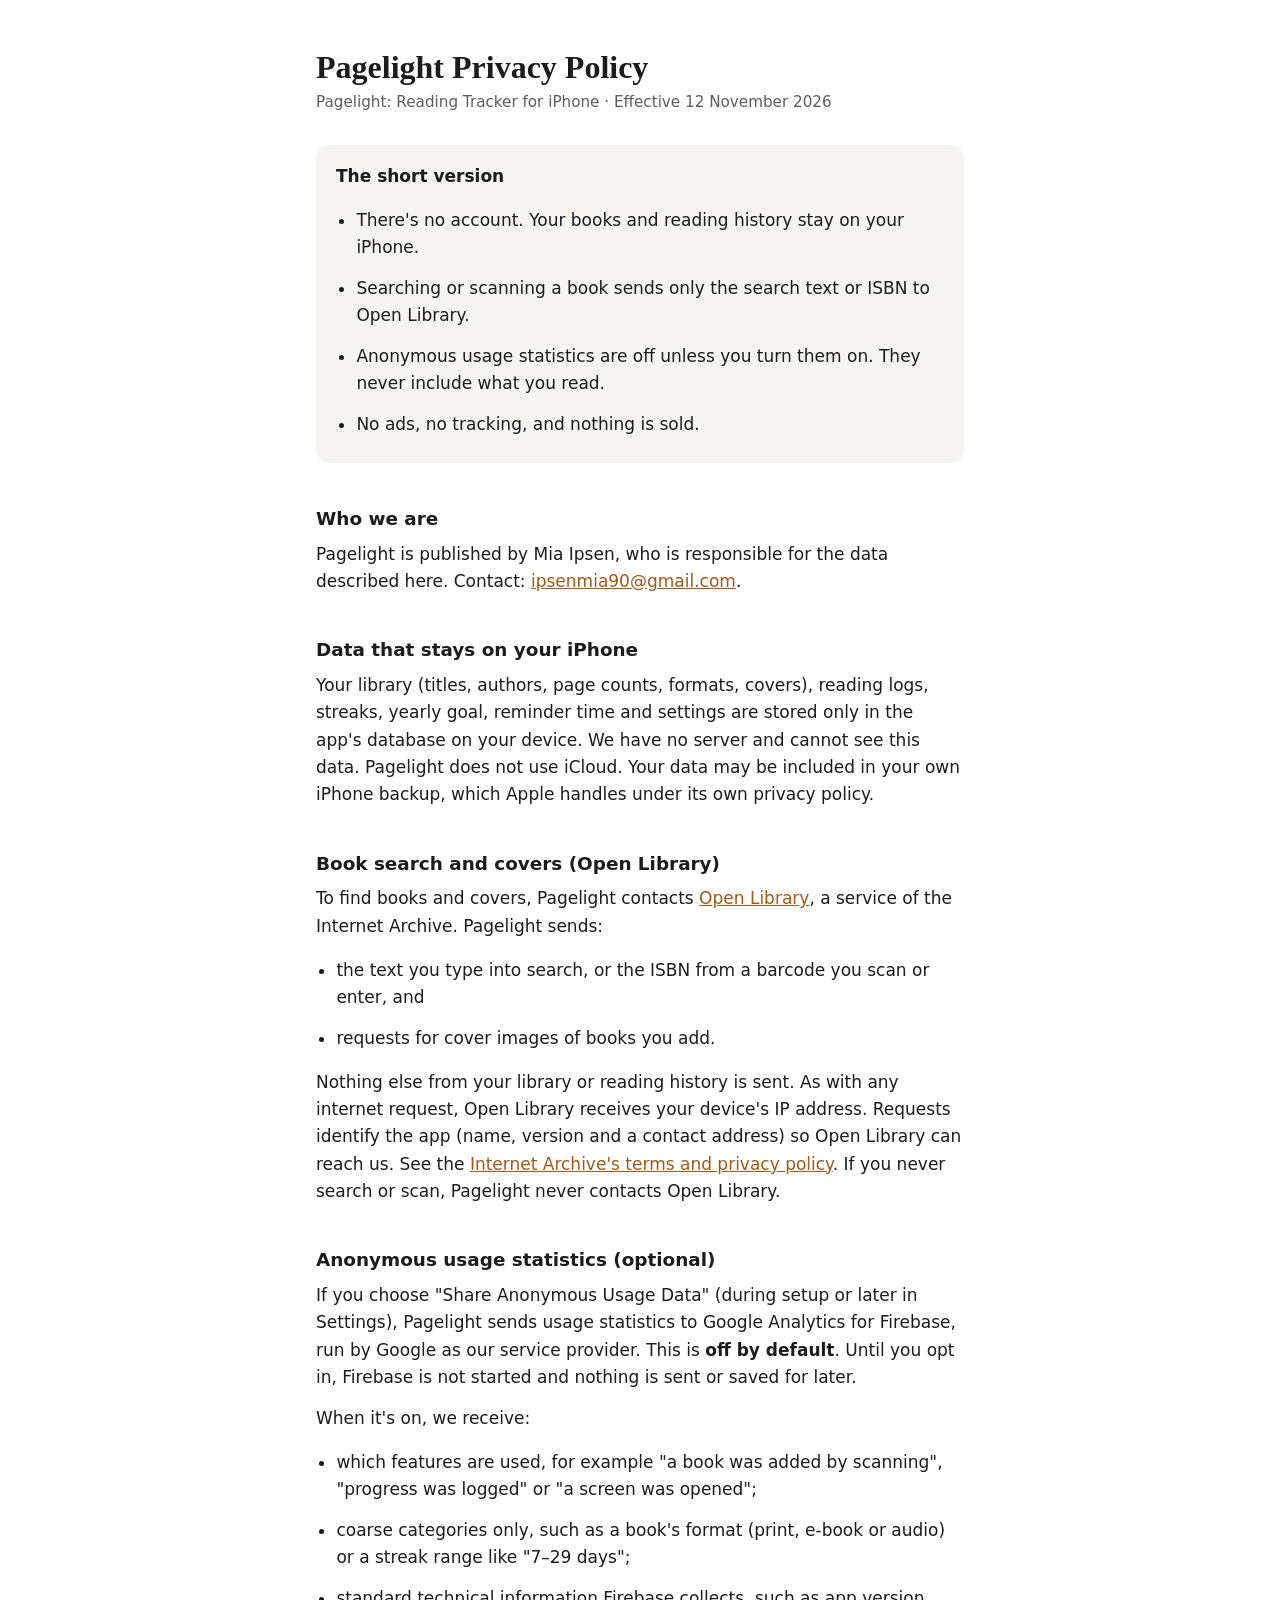
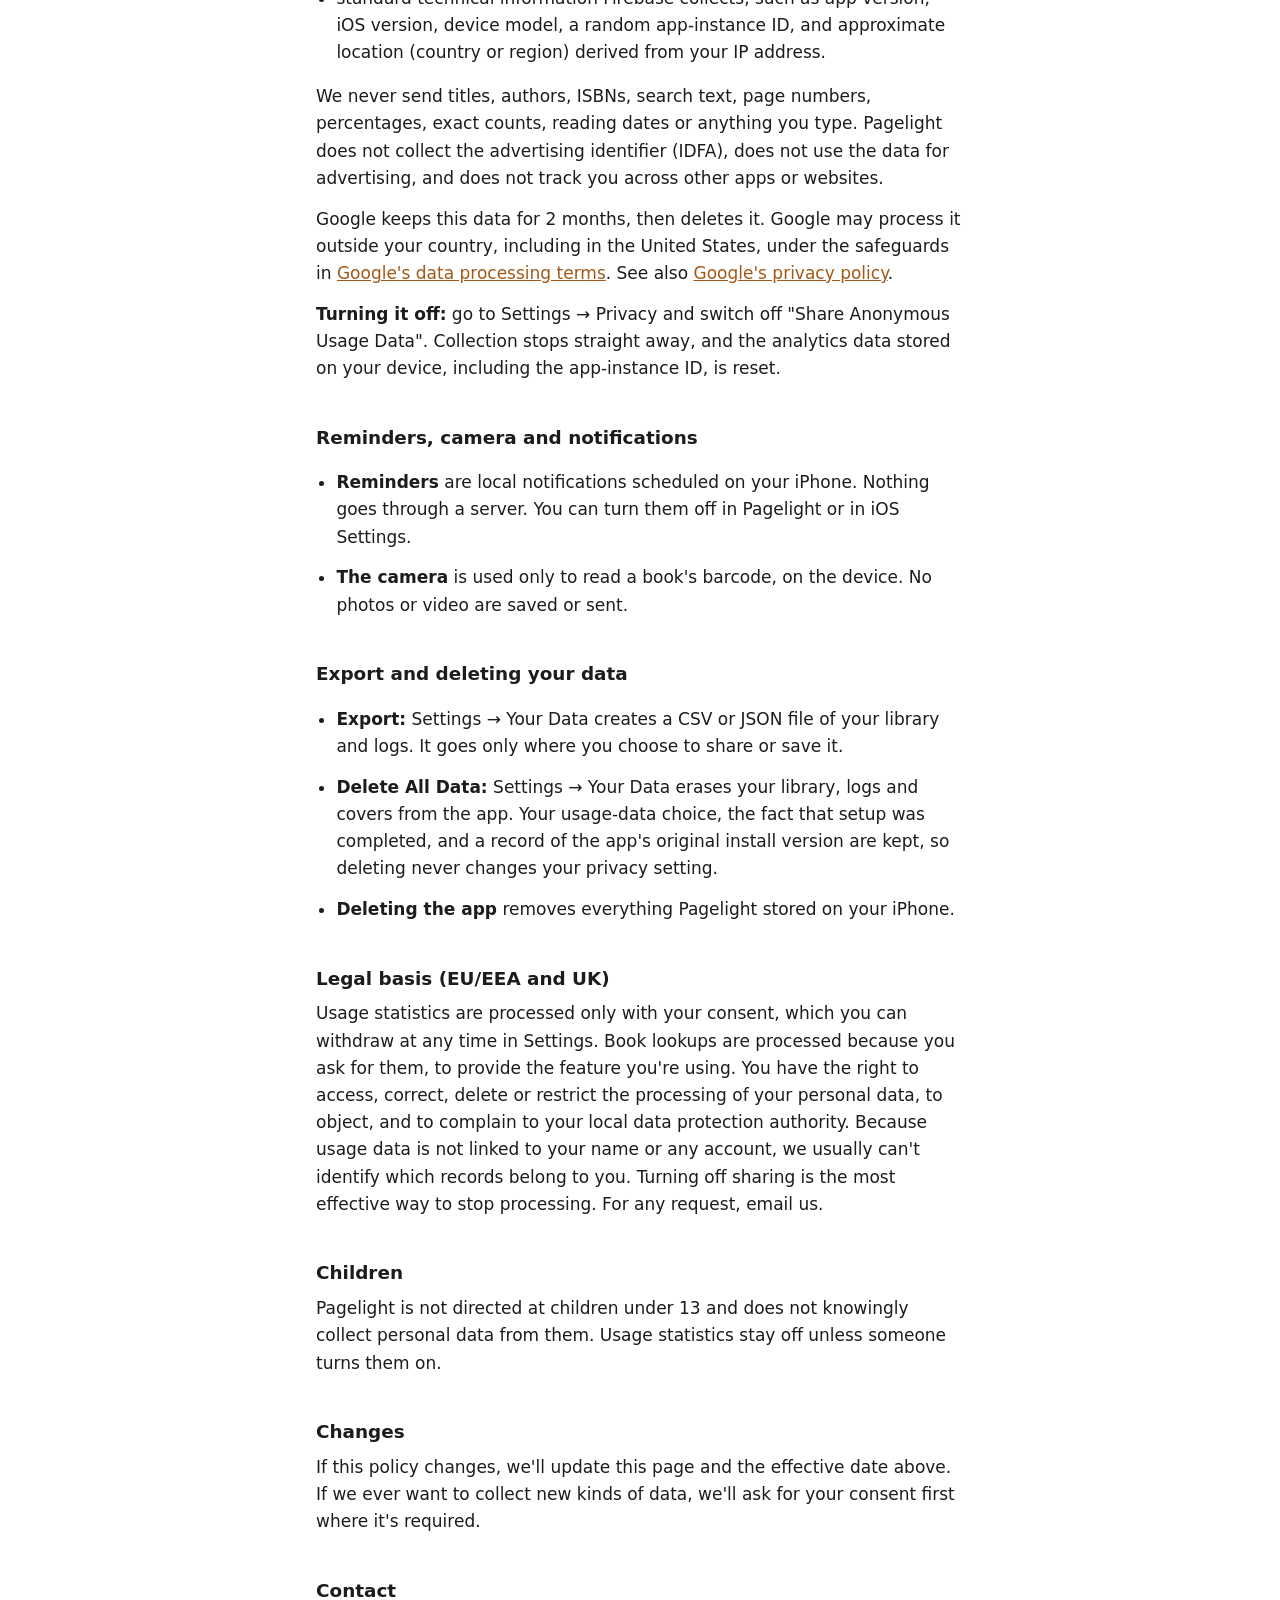
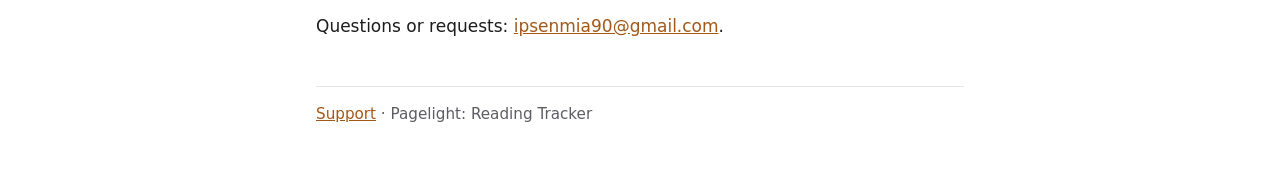
<file: index.html>
<!doctype html>
<html lang="en">
<head>
  <meta charset="utf-8">
  <meta name="viewport" content="width=device-width, initial-scale=1">
  <title>Pagelight Privacy Policy</title>
  <meta name="description" content="Privacy policy for Pagelight: Reading Tracker for iPhone.">
  <link rel="stylesheet" href="style.css">
</head>
<body>
<main>
  <h1>Pagelight Privacy Policy</h1>
  <p class="meta">Pagelight: Reading Tracker for iPhone · Effective 12 November 2026</p>

  <div class="summary">
    <p><strong>The short version</strong></p>
    <ul>
      <li>There's no account. Your books and reading history stay on your iPhone.</li>
      <li>Searching or scanning a book sends only the search text or ISBN to Open Library.</li>
      <li>Anonymous usage statistics are off unless you turn them on. They never include what you read.</li>
      <li>No ads, no tracking, and nothing is sold.</li>
    </ul>
  </div>

  <h2>Who we are</h2>
  <p>Pagelight is published by Mia Ipsen, who is responsible for the data described here. Contact: <a href="mailto:ipsenmia90@gmail.com">ipsenmia90@gmail.com</a>.</p>

  <h2>Data that stays on your iPhone</h2>
  <p>Your library (titles, authors, page counts, formats, covers), reading logs, streaks, yearly goal, reminder time and settings are stored only in the app's database on your device. We have no server and cannot see this data. Pagelight does not use iCloud. Your data may be included in your own iPhone backup, which Apple handles under its own privacy policy.</p>

  <h2>Book search and covers (Open Library)</h2>
  <p>To find books and covers, Pagelight contacts <a href="https://openlibrary.org">Open Library</a>, a service of the Internet Archive. Pagelight sends:</p>
  <ul>
    <li>the text you type into search, or the ISBN from a barcode you scan or enter, and</li>
    <li>requests for cover images of books you add.</li>
  </ul>
  <p>Nothing else from your library or reading history is sent. As with any internet request, Open Library receives your device's IP address. Requests identify the app (name, version and a contact address) so Open Library can reach us. See the <a href="https://archive.org/about/terms">Internet Archive's terms and privacy policy</a>. If you never search or scan, Pagelight never contacts Open Library.</p>

  <h2>Anonymous usage statistics (optional)</h2>
  <p>If you choose "Share Anonymous Usage Data" (during setup or later in Settings), Pagelight sends usage statistics to Google Analytics for Firebase, run by Google as our service provider. This is <strong>off by default</strong>. Until you opt in, Firebase is not started and nothing is sent or saved for later.</p>
  <p>When it's on, we receive:</p>
  <ul>
    <li>which features are used, for example "a book was added by scanning", "progress was logged" or "a screen was opened";</li>
    <li>coarse categories only, such as a book's format (print, e-book or audio) or a streak range like "7–29 days";</li>
    <li>standard technical information Firebase collects, such as app version, iOS version, device model, a random app-instance ID, and approximate location (country or region) derived from your IP address.</li>
  </ul>
  <p>We never send titles, authors, ISBNs, search text, page numbers, percentages, exact counts, reading dates or anything you type. Pagelight does not collect the advertising identifier (IDFA), does not use the data for advertising, and does not track you across other apps or websites.</p>
  <p>Google keeps this data for 2 months, then deletes it. Google may process it outside your country, including in the United States, under the safeguards in <a href="https://business.safety.google/adsprocessorterms/">Google's data processing terms</a>. See also <a href="https://policies.google.com/privacy">Google's privacy policy</a>.</p>
  <p><strong>Turning it off:</strong> go to Settings → Privacy and switch off "Share Anonymous Usage Data". Collection stops straight away, and the analytics data stored on your device, including the app-instance ID, is reset.</p>

  <h2>Reminders, camera and notifications</h2>
  <ul>
    <li><strong>Reminders</strong> are local notifications scheduled on your iPhone. Nothing goes through a server. You can turn them off in Pagelight or in iOS Settings.</li>
    <li><strong>The camera</strong> is used only to read a book's barcode, on the device. No photos or video are saved or sent.</li>
  </ul>

  <h2>Export and deleting your data</h2>
  <ul>
    <li><strong>Export:</strong> Settings → Your Data creates a CSV or JSON file of your library and logs. It goes only where you choose to share or save it.</li>
    <li><strong>Delete All Data:</strong> Settings → Your Data erases your library, logs and covers from the app. Your usage-data choice, the fact that setup was completed, and a record of the app's original install version are kept, so deleting never changes your privacy setting.</li>
    <li><strong>Deleting the app</strong> removes everything Pagelight stored on your iPhone.</li>
  </ul>

  <h2>Legal basis (EU/EEA and UK)</h2>
  <p>Usage statistics are processed only with your consent, which you can withdraw at any time in Settings. Book lookups are processed because you ask for them, to provide the feature you're using. You have the right to access, correct, delete or restrict the processing of your personal data, to object, and to complain to your local data protection authority. Because usage data is not linked to your name or any account, we usually can't identify which records belong to you. Turning off sharing is the most effective way to stop processing. For any request, email us.</p>

  <h2>Children</h2>
  <p>Pagelight is not directed at children under 13 and does not knowingly collect personal data from them. Usage statistics stay off unless someone turns them on.</p>

  <h2>Changes</h2>
  <p>If this policy changes, we'll update this page and the effective date above. If we ever want to collect new kinds of data, we'll ask for your consent first where it's required.</p>

  <h2>Contact</h2>
  <p>Questions or requests: <a href="mailto:ipsenmia90@gmail.com">ipsenmia90@gmail.com</a>.</p>

  <nav><a href="support.html">Support</a> · Pagelight: Reading Tracker</nav>
</main>
</body>
</html>
</file>
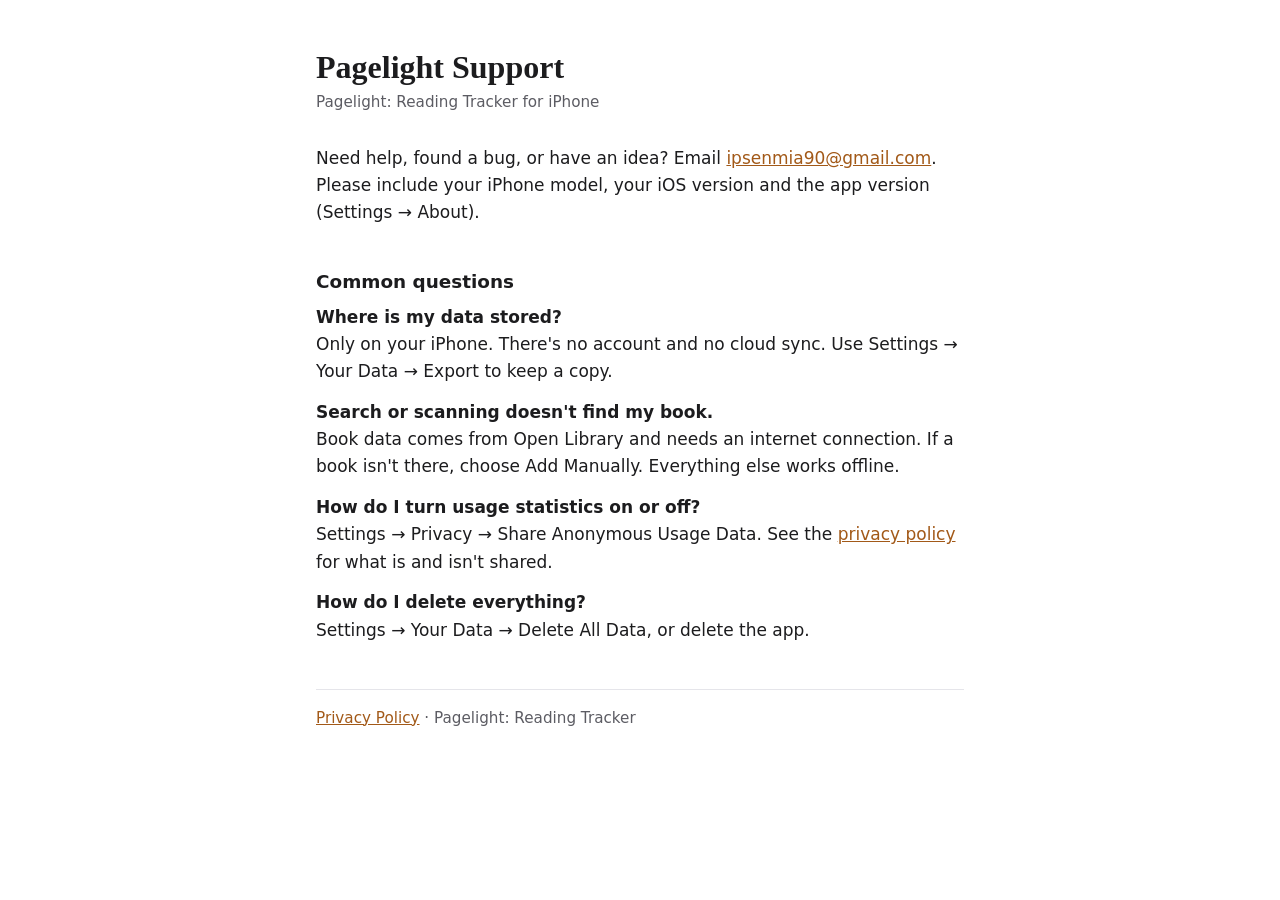
<file: support.html>
<!doctype html>
<html lang="en">
<head>
  <meta charset="utf-8">
  <meta name="viewport" content="width=device-width, initial-scale=1">
  <title>Pagelight Support</title>
  <meta name="description" content="Help and contact for Pagelight: Reading Tracker for iPhone.">
  <link rel="stylesheet" href="style.css">
</head>
<body>
<main>
  <h1>Pagelight Support</h1>
  <p class="meta">Pagelight: Reading Tracker for iPhone</p>

  <p>Need help, found a bug, or have an idea? Email <a href="mailto:ipsenmia90@gmail.com">ipsenmia90@gmail.com</a>. Please include your iPhone model, your iOS version and the app version (Settings → About).</p>

  <h2>Common questions</h2>

  <p><strong>Where is my data stored?</strong><br>
  Only on your iPhone. There's no account and no cloud sync. Use Settings → Your Data → Export to keep a copy.</p>

  <p><strong>Search or scanning doesn't find my book.</strong><br>
  Book data comes from Open Library and needs an internet connection. If a book isn't there, choose Add Manually. Everything else works offline.</p>

  <p><strong>How do I turn usage statistics on or off?</strong><br>
  Settings → Privacy → Share Anonymous Usage Data. See the <a href="index.html">privacy policy</a> for what is and isn't shared.</p>

  <p><strong>How do I delete everything?</strong><br>
  Settings → Your Data → Delete All Data, or delete the app.</p>

  <nav><a href="index.html">Privacy Policy</a> · Pagelight: Reading Tracker</nav>
</main>
</body>
</html>
</file>
<file: style.css>
:root {
  --bg: #ffffff;
  --text: #1c1c1e;
  --muted: #5c5c63;
  --accent: #a25918;
  --rule: #e5e5ea;
  --card: #f6f4f1;
}

@media (prefers-color-scheme: dark) {
  :root {
    --bg: #111113;
    --text: #f2f2f7;
    --muted: #a1a1aa;
    --accent: #f2a65a;
    --rule: #2c2c30;
    --card: #1c1c1f;
  }
}

* { box-sizing: border-box; }

body {
  margin: 0;
  background: var(--bg);
  color: var(--text);
  font: 17px/1.6 -apple-system, BlinkMacSystemFont, "Segoe UI", system-ui, sans-serif;
  -webkit-text-size-adjust: 100%;
}

main {
  max-width: 680px;
  margin: 0 auto;
  padding: 48px 16px 64px;
}

h1 {
  font-family: "New York", ui-serif, Georgia, serif;
  font-size: 2rem;
  line-height: 1.2;
  margin: 0 0 4px;
}

h2 {
  font-size: 1.15rem;
  margin: 2.2em 0 0.4em;
}

p, li { margin: 0 0 0.8em; }
ul { padding-left: 1.2em; }

a { color: var(--accent); }

.meta {
  color: var(--muted);
  font-size: 0.95rem;
  margin-bottom: 2em;
}

.summary {
  background: var(--card);
  border-radius: 14px;
  padding: 18px 20px 8px;
}

nav {
  border-top: 1px solid var(--rule);
  margin-top: 3em;
  padding-top: 1em;
  color: var(--muted);
  font-size: 0.95rem;
}
</file>
